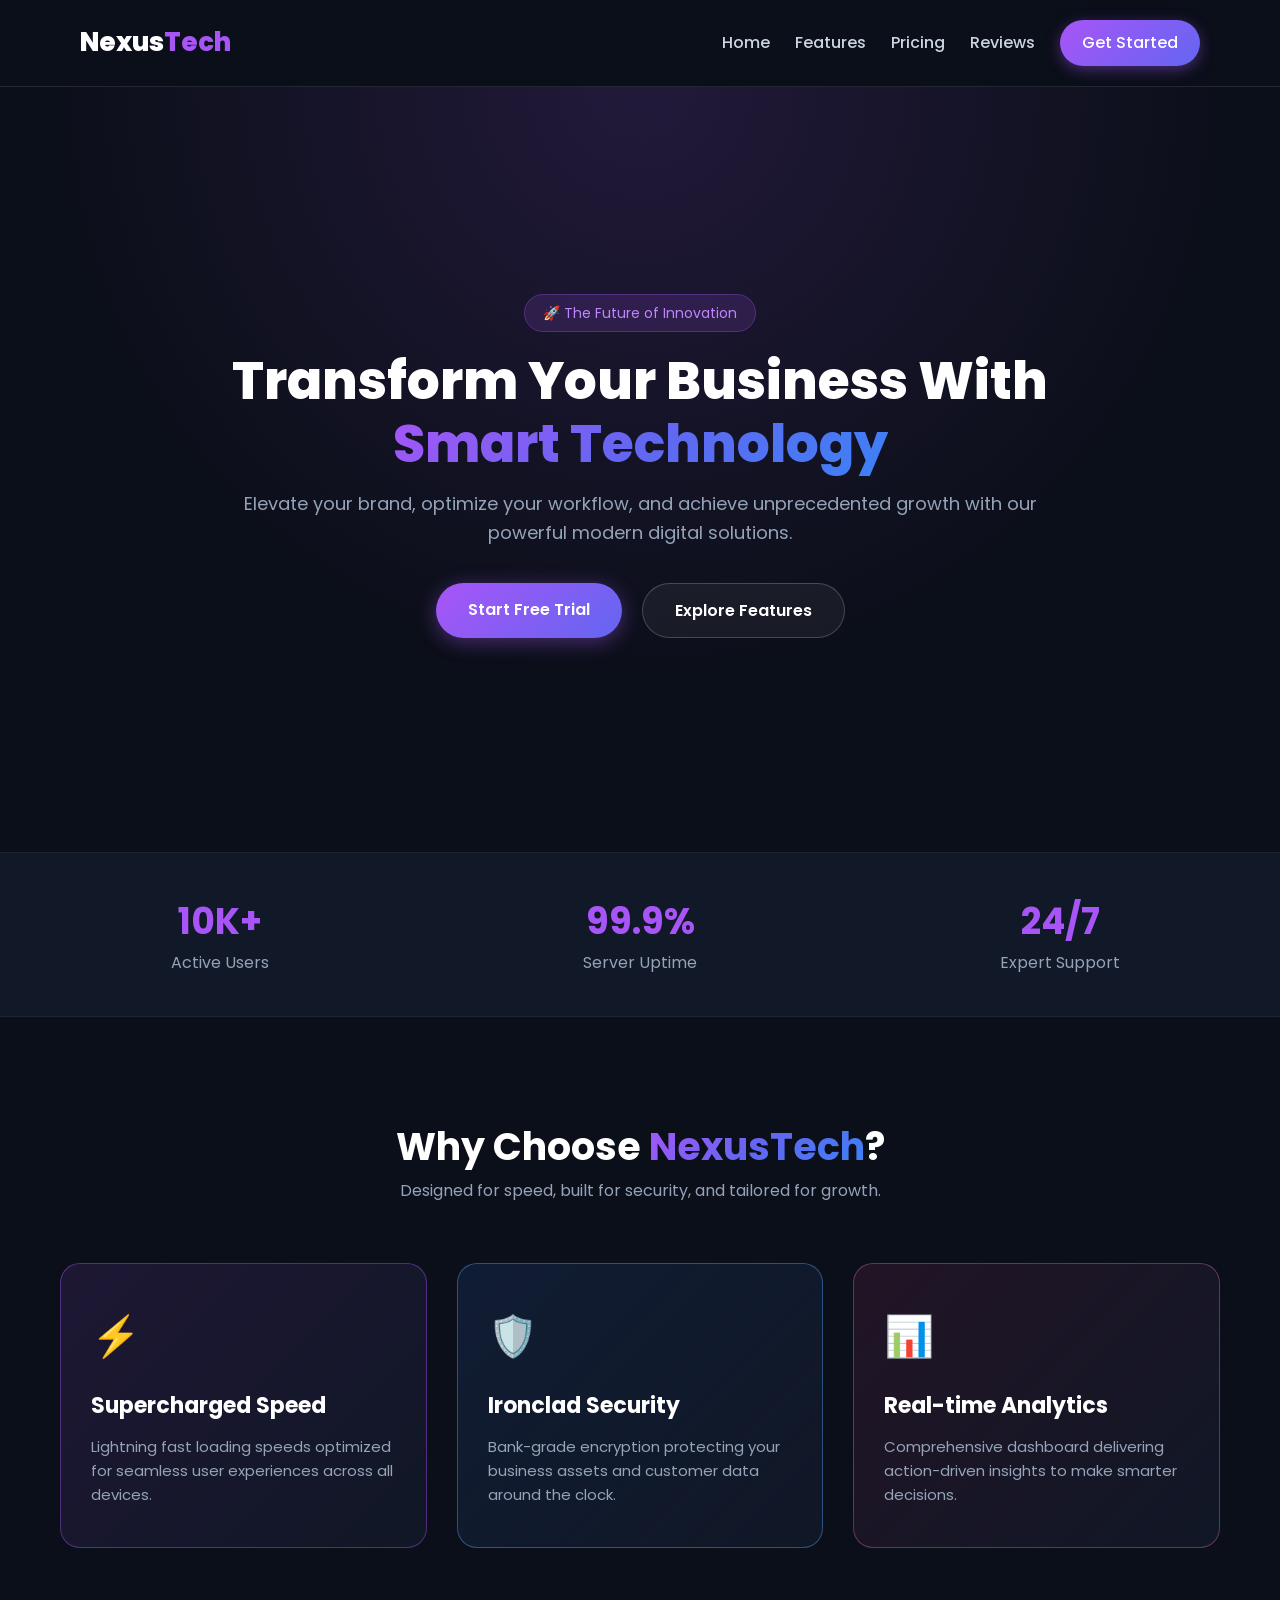
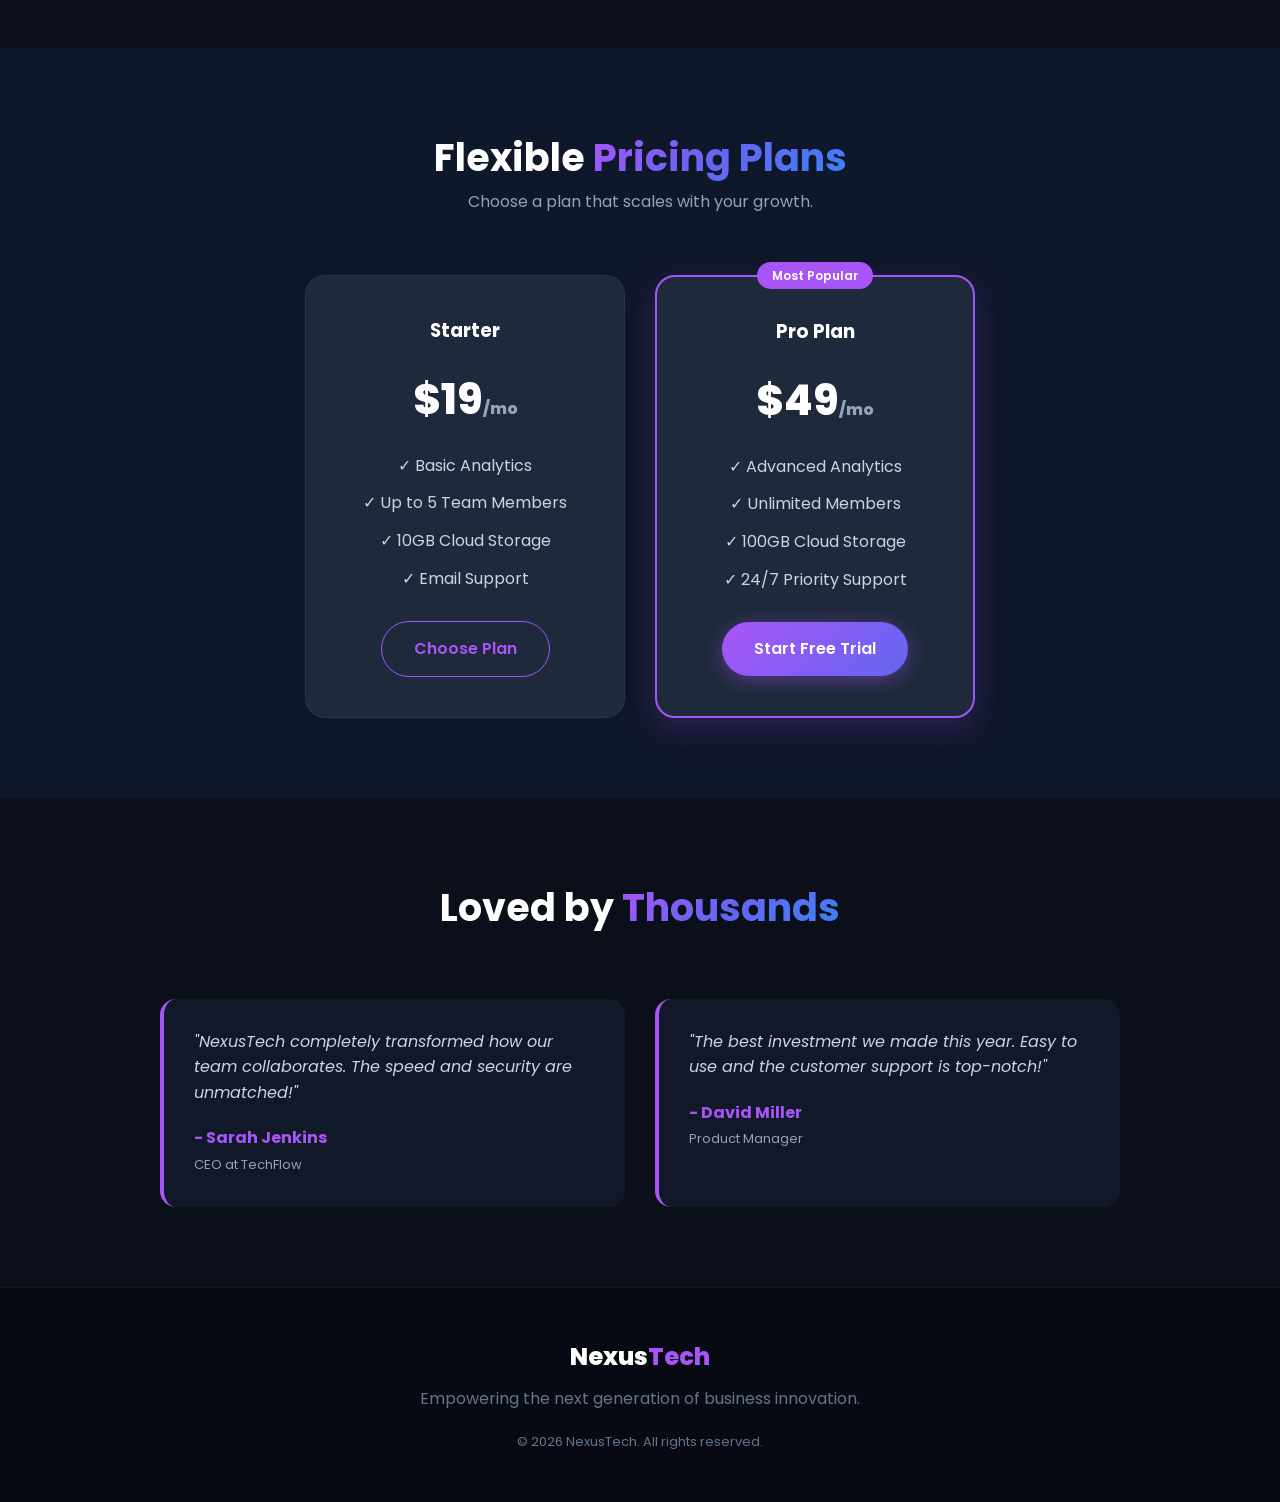
<file: WebDev-L1-LandingPage/index.html>
<!DOCTYPE html>
<html lang="en">
<head>
    <meta charset="UTF-8">
    <meta name="viewport" content="width=device-width, initial-scale=1.0">
    <meta name="description" content="NexusTech offers smart digital solutions for modern businesses.">
    <title>NexusTech - NextGen Digital Solutions</title>
    <link href="https://fonts.googleapis.com/css2?family=Poppins:wght@300;400;600;700;800&display=swap" rel="stylesheet">
    <link rel="stylesheet" href="style.css">
</head>
<body>

    <!-- Navigation Header -->
    <header>
        <div class="logo">Nexus<span>Tech</span></div>
        <nav aria-label="Main navigation">
            <a href="#home">Home</a>
            <a href="#features">Features</a>
            <a href="#pricing">Pricing</a>
            <a href="#testimonials">Reviews</a>
            <a href="#contact" class="nav-btn">Get Started</a>
        </nav>
    </header>

    <!-- Colorful Hero Section -->
    <section id="home" class="hero">
        <div class="hero-content">
            <span class="badge">🚀 The Future of Innovation</span>
            <h1>Transform Your Business With <span class="gradient-text">Smart Technology</span></h1>
            <p>Elevate your brand, optimize your workflow, and achieve unprecedented growth with our powerful modern digital solutions.</p>
            <div class="hero-buttons">
                <a href="#pricing" class="btn primary-btn">Start Free Trial</a>
                <a href="#features" class="btn secondary-btn">Explore Features</a>
            </div>
        </div>
    </section>

    <!-- Stats Banner -->
    <section class="stats">
        <div class="stat-box">
            <h2>10K+</h2>
            <p>Active Users</p>
        </div>
        <div class="stat-box">
            <h2>99.9%</h2>
            <p>Server Uptime</p>
        </div>
        <div class="stat-box">
            <h2>24/7</h2>
            <p>Expert Support</p>
        </div>
    </section>

    <!-- Features Section -->
    <section id="features" class="features">
        <div class="section-title">
            <h2>Why Choose <span class="gradient-text">NexusTech</span>?</h2>
            <p>Designed for speed, built for security, and tailored for growth.</p>
        </div>
        <div class="feature-grid">
            <div class="feature-card card-purple">
                <div class="icon">⚡</div>
                <h3>Supercharged Speed</h3>
                <p>Lightning fast loading speeds optimized for seamless user experiences across all devices.</p>
            </div>
            <div class="feature-card card-blue">
                <div class="icon">🛡️</div>
                <h3>Ironclad Security</h3>
                <p>Bank-grade encryption protecting your business assets and customer data around the clock.</p>
            </div>
            <div class="feature-card card-pink">
                <div class="icon">📊</div>
                <h3>Real-time Analytics</h3>
                <p>Comprehensive dashboard delivering action-driven insights to make smarter decisions.</p>
            </div>
        </div>
    </section>

    <!-- Pricing Section -->
    <section id="pricing" class="pricing">
        <div class="section-title">
            <h2>Flexible <span class="gradient-text">Pricing Plans</span></h2>
            <p>Choose a plan that scales with your growth.</p>
        </div>
        <div class="pricing-grid">
            <div class="price-card">
                <h3>Starter</h3>
                <div class="price">$19<span>/mo</span></div>
                <ul>
                    <li>✓ Basic Analytics</li>
                    <li>✓ Up to 5 Team Members</li>
                    <li>✓ 10GB Cloud Storage</li>
                    <li>✓ Email Support</li>
                </ul>
                <a href="#contact" class="btn outline-btn">Choose Plan</a>
            </div>
            <div class="price-card popular">
                <span class="pop-badge">Most Popular</span>
                <h3>Pro Plan</h3>
                <div class="price">$49<span>/mo</span></div>
                <ul>
                    <li>✓ Advanced Analytics</li>
                    <li>✓ Unlimited Members</li>
                    <li>✓ 100GB Cloud Storage</li>
                    <li>✓ 24/7 Priority Support</li>
                </ul>
                <a href="#contact" class="btn primary-btn">Start Free Trial</a>
            </div>
        </div>
    </section>

    <!-- Testimonials Section -->
    <section id="testimonials" class="testimonials">
        <div class="section-title">
            <h2>Loved by <span class="gradient-text">Thousands</span></h2>
        </div>
        <div class="testimonial-grid">
            <div class="test-card">
                <p>"NexusTech completely transformed how our team collaborates. The speed and security are unmatched!"</p>
                <h4>- Sarah Jenkins</h4>
                <span>CEO at TechFlow</span>
            </div>
            <div class="test-card">
                <p>"The best investment we made this year. Easy to use and the customer support is top-notch!"</p>
                <h4>- David Miller</h4>
                <span>Product Manager</span>
            </div>
        </div>
    </section>

    <!-- Footer -->
    <footer id="contact">
        <div class="footer-content">
            <div class="footer-logo">Nexus<span>Tech</span></div>
            <p>Empowering the next generation of business innovation.</p>
            <p class="copy">&copy; 2026 NexusTech. All rights reserved.</p>
        </div>
    </footer>

</body>
</html>
</file>
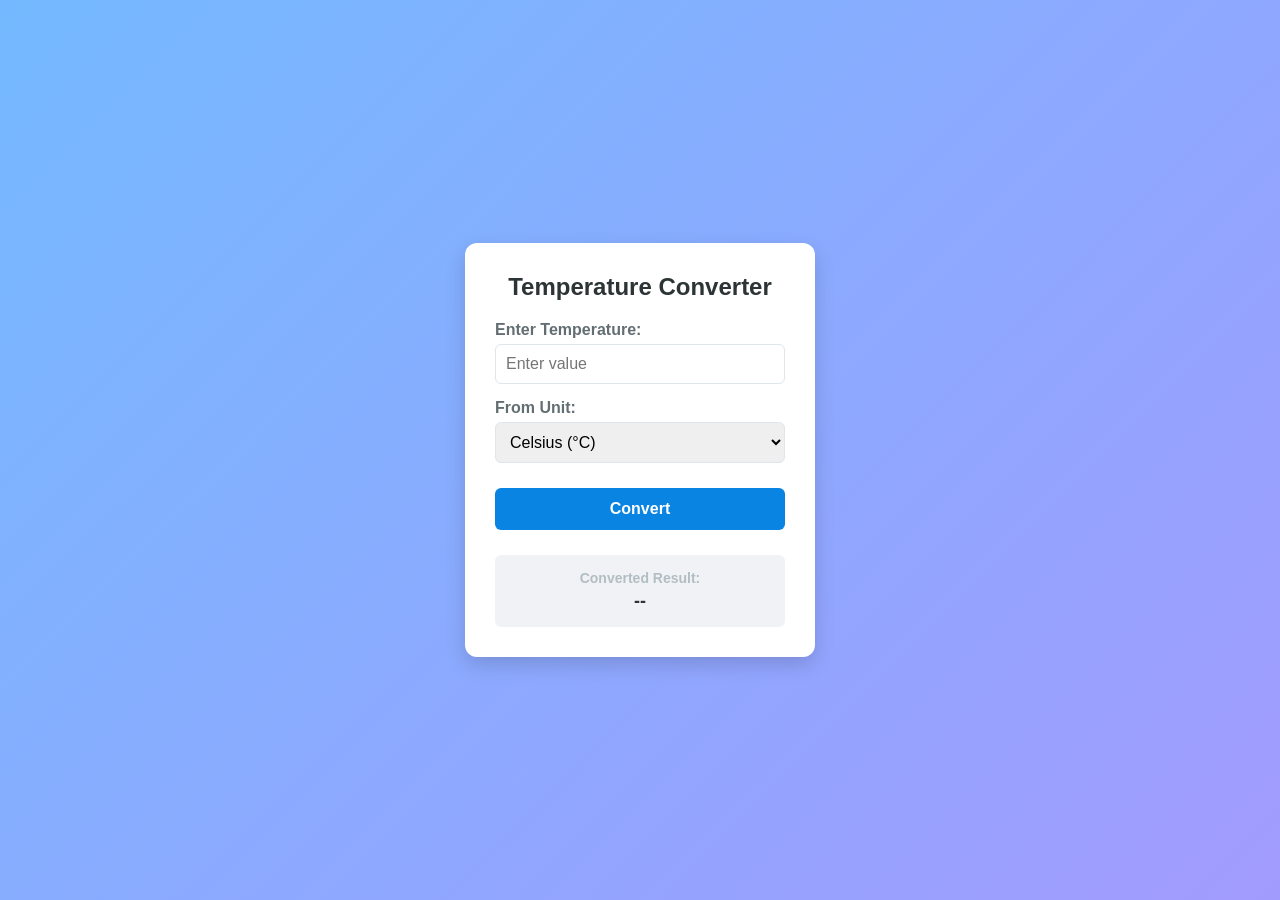
<file: WebDev-L1-TemperatureConverter/index.html>
<!DOCTYPE html>
<html lang="en">
<head>
    <meta charset="UTF-8">
    <meta name="viewport" content="width=device-width, initial-scale=1.0">
    <title>Temperature Converter</title>
    <link rel="stylesheet" href="style.css">
</head>
<body>
    <div class="converter-container">
        <h2>Temperature Converter</h2>
        
        <div class="input-group">
            <label for="tempInput">Enter Temperature:</label>
            <input type="number" id="tempInput" placeholder="Enter value">
        </div>

        <div class="input-group">
            <label for="unitSelect">From Unit:</label>
            <select id="unitSelect">
                <option value="celsius">Celsius (°C)</option>
                <option value="fahrenheit">Fahrenheit (°F)</option>
                <option value="kelvin">Kelvin (K)</option>
            </select>
        </div>

        <button id="convertBtn">Convert</button>

        <div class="result-box">
            <h3>Converted Result:</h3>
            <p id="resultText">--</p>
        </div>
    </div>

    <script src="script.js"></script>
</body>
</html>
</file>
<file: WebDev-L1-LandingPage/style.css>
/* Google Font & Reset */
* {
    margin: 0;
    padding: 0;
    box-sizing: border-box;
    font-family: 'Poppins', sans-serif;
    scroll-behavior: smooth;
}

body {
    background-color: #0b0f19;
    color: #ffffff;
    line-height: 1.6;
}

/* Gradient Text Effect */
.gradient-text {
    background: linear-gradient(135deg, #a855f7, #6366f1, #3b82f6);
    background-clip: text;
    -webkit-background-clip: text;
    color: transparent;
    -webkit-text-fill-color: transparent;
}

/* Header & Nav */
header {
    display: flex;
    justify-content: space-between;
    align-items: center;
    padding: 20px 80px;
    background: rgba(11, 15, 25, 0.8);
    backdrop-filter: blur(10px);
    position: sticky;
    top: 0;
    z-index: 1000;
    border-bottom: 1px solid rgba(255, 255, 255, 0.1);
}

.logo {
    font-size: 26px;
    font-weight: 800;
    color: #fff;
}

.logo span {
    color: #a855f7;
}

nav {
    display: flex;
    align-items: center;
    gap: 25px;
}

nav a {
    color: #cbd5e1;
    text-decoration: none;
    font-weight: 500;
    transition: color 0.3s;
}

nav a:hover {
    color: #a855f7;
}

.nav-btn {
    background: linear-gradient(135deg, #a855f7, #6366f1);
    color: white !important;
    padding: 10px 22px;
    border-radius: 30px;
    box-shadow: 0 4px 15px rgba(168, 85, 247, 0.4);
}

/* Hero Section */
.hero {
    min-height: 85vh;
    display: flex;
    justify-content: center;
    align-items: center;
    text-align: center;
    padding: 60px 20px;
    background: radial-gradient(circle at top, rgba(168, 85, 247, 0.15), transparent 60%);
}

.hero-content {
    max-width: 850px;
}

.badge {
    background: rgba(168, 85, 247, 0.15);
    color: #c084fc;
    padding: 8px 18px;
    border-radius: 20px;
    font-size: 14px;
    border: 1px solid rgba(168, 85, 247, 0.3);
}

.hero-content h1 {
    font-size: 52px;
    font-weight: 800;
    margin: 25px 0 15px;
    line-height: 1.2;
}

.hero-content p {
    font-size: 18px;
    color: #94a3b8;
    margin-bottom: 35px;
}

.hero-buttons {
    display: flex;
    justify-content: center;
    gap: 20px;
}

.btn {
    display: inline-block;
    text-decoration: none;
    padding: 14px 32px;
    border-radius: 30px;
    font-weight: 600;
    transition: all 0.3s ease;
}

.primary-btn {
    background: linear-gradient(135deg, #a855f7, #6366f1);
    color: white;
    box-shadow: 0 4px 20px rgba(168, 85, 247, 0.4);
}

.primary-btn:hover {
    transform: translateY(-3px);
    box-shadow: 0 8px 25px rgba(168, 85, 247, 0.6);
}

.secondary-btn {
    background: rgba(255, 255, 255, 0.05);
    color: white;
    border: 1px solid rgba(255, 255, 255, 0.2);
}

.secondary-btn:hover {
    background: rgba(255, 255, 255, 0.1);
}

/* Stats Section */
.stats {
    display: flex;
    justify-content: space-around;
    align-items: center;
    gap: 20px;
    padding: 40px 20px;
    background: #111827;
    border-top: 1px solid rgba(255, 255, 255, 0.05);
    border-bottom: 1px solid rgba(255, 255, 255, 0.05);
}

.stat-box {
    flex: 1;
    text-align: center;
}

.stat-box h2 {
    font-size: 36px;
    color: #a855f7;
}

.stat-box p {
    color: #94a3b8;
}

/* Features */
.features {
    padding: 100px 20px;
    max-width: 1200px;
    margin: 0 auto;
}

.section-title {
    text-align: center;
    margin-bottom: 60px;
}

.section-title h2 {
    font-size: 38px;
}

.section-title p {
    color: #94a3b8;
}

.feature-grid {
    display: grid;
    grid-template-columns: repeat(auto-fit, minmax(300px, 1fr));
    gap: 30px;
}

.feature-card {
    background: #111827;
    padding: 40px 30px;
    border-radius: 20px;
    border: 1px solid rgba(255, 255, 255, 0.05);
    transition: transform 0.3s, border-color 0.3s;
}

.feature-card.card-purple {
    background: linear-gradient(135deg, rgba(168, 85, 247, 0.12), rgba(17, 24, 39, 0.95));
    border-color: rgba(168, 85, 247, 0.4);
}

.feature-card.card-blue {
    background: linear-gradient(135deg, rgba(59, 130, 246, 0.12), rgba(17, 24, 39, 0.95));
    border-color: rgba(96, 165, 250, 0.4);
}

.feature-card.card-pink {
    background: linear-gradient(135deg, rgba(236, 72, 153, 0.1), rgba(17, 24, 39, 0.95));
    border-color: rgba(244, 114, 182, 0.35);
}

.feature-card:hover {
    transform: translateY(-8px);
    border-color: #a855f7;
}

.feature-card .icon {
    font-size: 40px;
    margin-bottom: 20px;
}

.feature-card h3 {
    margin-bottom: 12px;
    font-size: 22px;
}

.feature-card p {
    color: #94a3b8;
    font-size: 15px;
}

/* Pricing Section */
.pricing {
    padding: 80px 20px;
    background: #0f172a;
}

.pricing-grid {
    display: flex;
    justify-content: center;
    gap: 30px;
    flex-wrap: wrap;
    max-width: 1000px;
    margin: 0 auto;
}

.price-card {
    background: #1e293b;
    padding: 40px;
    border-radius: 20px;
    width: 320px;
    text-align: center;
    border: 1px solid rgba(255, 255, 255, 0.05);
    position: relative;
}

.price-card.popular {
    border: 2px solid #a855f7;
    box-shadow: 0 10px 30px rgba(168, 85, 247, 0.2);
}

.pop-badge {
    position: absolute;
    top: -15px;
    left: 50%;
    transform: translateX(-50%);
    background: #a855f7;
    padding: 4px 15px;
    border-radius: 15px;
    font-size: 12px;
    font-weight: 600;
}

.price {
    font-size: 42px;
    font-weight: 800;
    margin: 20px 0;
}

.price span {
    font-size: 16px;
    color: #94a3b8;
}

.price-card ul {
    list-style: none;
    margin-bottom: 30px;
    color: #cbd5e1;
}

.price-card ul li {
    margin-bottom: 12px;
}

.outline-btn {
    border: 1px solid #a855f7;
    color: #a855f7;
    display: inline-block;
}

.outline-btn:hover {
    background: #a855f7;
    color: white;
}

/* Testimonials */
.testimonials {
    padding: 80px 20px;
    max-width: 1000px;
    margin: 0 auto;
}

.testimonial-grid {
    display: grid;
    grid-template-columns: repeat(auto-fit, minmax(300px, 1fr));
    gap: 30px;
}

.test-card {
    background: #111827;
    padding: 30px;
    border-radius: 16px;
    border-left: 4px solid #a855f7;
}

.test-card p {
    font-style: italic;
    color: #cbd5e1;
    margin-bottom: 20px;
}

.test-card h4 {
    color: #a855f7;
}

.test-card span {
    font-size: 13px;
    color: #94a3b8;
}

/* Footer */
footer {
    background: #070a12;
    padding: 50px 20px;
    text-align: center;
    border-top: 1px solid rgba(255, 255, 255, 0.05);
}

.footer-logo {
    font-size: 24px;
    font-weight: 800;
    margin-bottom: 10px;
}

.footer-logo span {
    color: #a855f7;
}

footer p {
    color: #64748b;
}

.copy {
    margin-top: 20px;
    font-size: 13px;
}

/* Mobile Responsiveness */
@media (max-width: 768px) {
    header {
        padding: 20px;
    }

    nav {
        display: none;
    }

    .hero-content h1 {
        font-size: 36px;
    }

    .hero-buttons {
        flex-direction: column;
        align-items: center;
    }

    .stats {
        flex-direction: column;
        gap: 20px;
        text-align: center;
    }

    .section-title h2 {
        font-size: 30px;
    }
}
</file>
<file: WebDev-L1-TemperatureConverter/style.css>
* {
    margin: 0;
    padding: 0;
    box-sizing: border-box;
    font-family: 'Segoe UI', Tahoma, Geneva, Verdana, sans-serif;
}

body {
    background: linear-gradient(135deg, #74b9ff, #a29bfe);
    display: flex;
    justify-content: center;
    align-items: center;
    height: 100vh;
}

.converter-container {
    background: #ffffff;
    padding: 30px;
    border-radius: 12px;
    box-shadow: 0 8px 20px rgba(0, 0, 0, 0.15);
    width: 350px;
    text-align: center;
}

.converter-container h2 {
    margin-bottom: 20px;
    color: #2d3436;
}

.input-group {
    margin-bottom: 15px;
    text-align: left;
}

.input-group label {
    display: block;
    margin-bottom: 5px;
    font-weight: 600;
    color: #636e72;
}

.input-group input, .input-group select {
    width: 100%;
    padding: 10px;
    border: 1px solid #dfe6e9;
    border-radius: 6px;
    font-size: 16px;
    outline: none;
}

#convertBtn {
    width: 100%;
    padding: 12px;
    background-color: #0984e3;
    color: white;
    border: none;
    border-radius: 6px;
    font-size: 16px;
    font-weight: bold;
    cursor: pointer;
    margin-top: 10px;
    transition: 0.3s;
}

#convertBtn:hover {
    background-color: #74b9ff;
}

.result-box {
    margin-top: 25px;
    background: #f1f2f6;
    padding: 15px;
    border-radius: 6px;
}

.result-box h3 {
    font-size: 14px;
    color: #b2bec3;
    margin-bottom: 5px;
}

#resultText {
    font-size: 18px;
    font-weight: bold;
    color: #2d3436;
}
</file>
